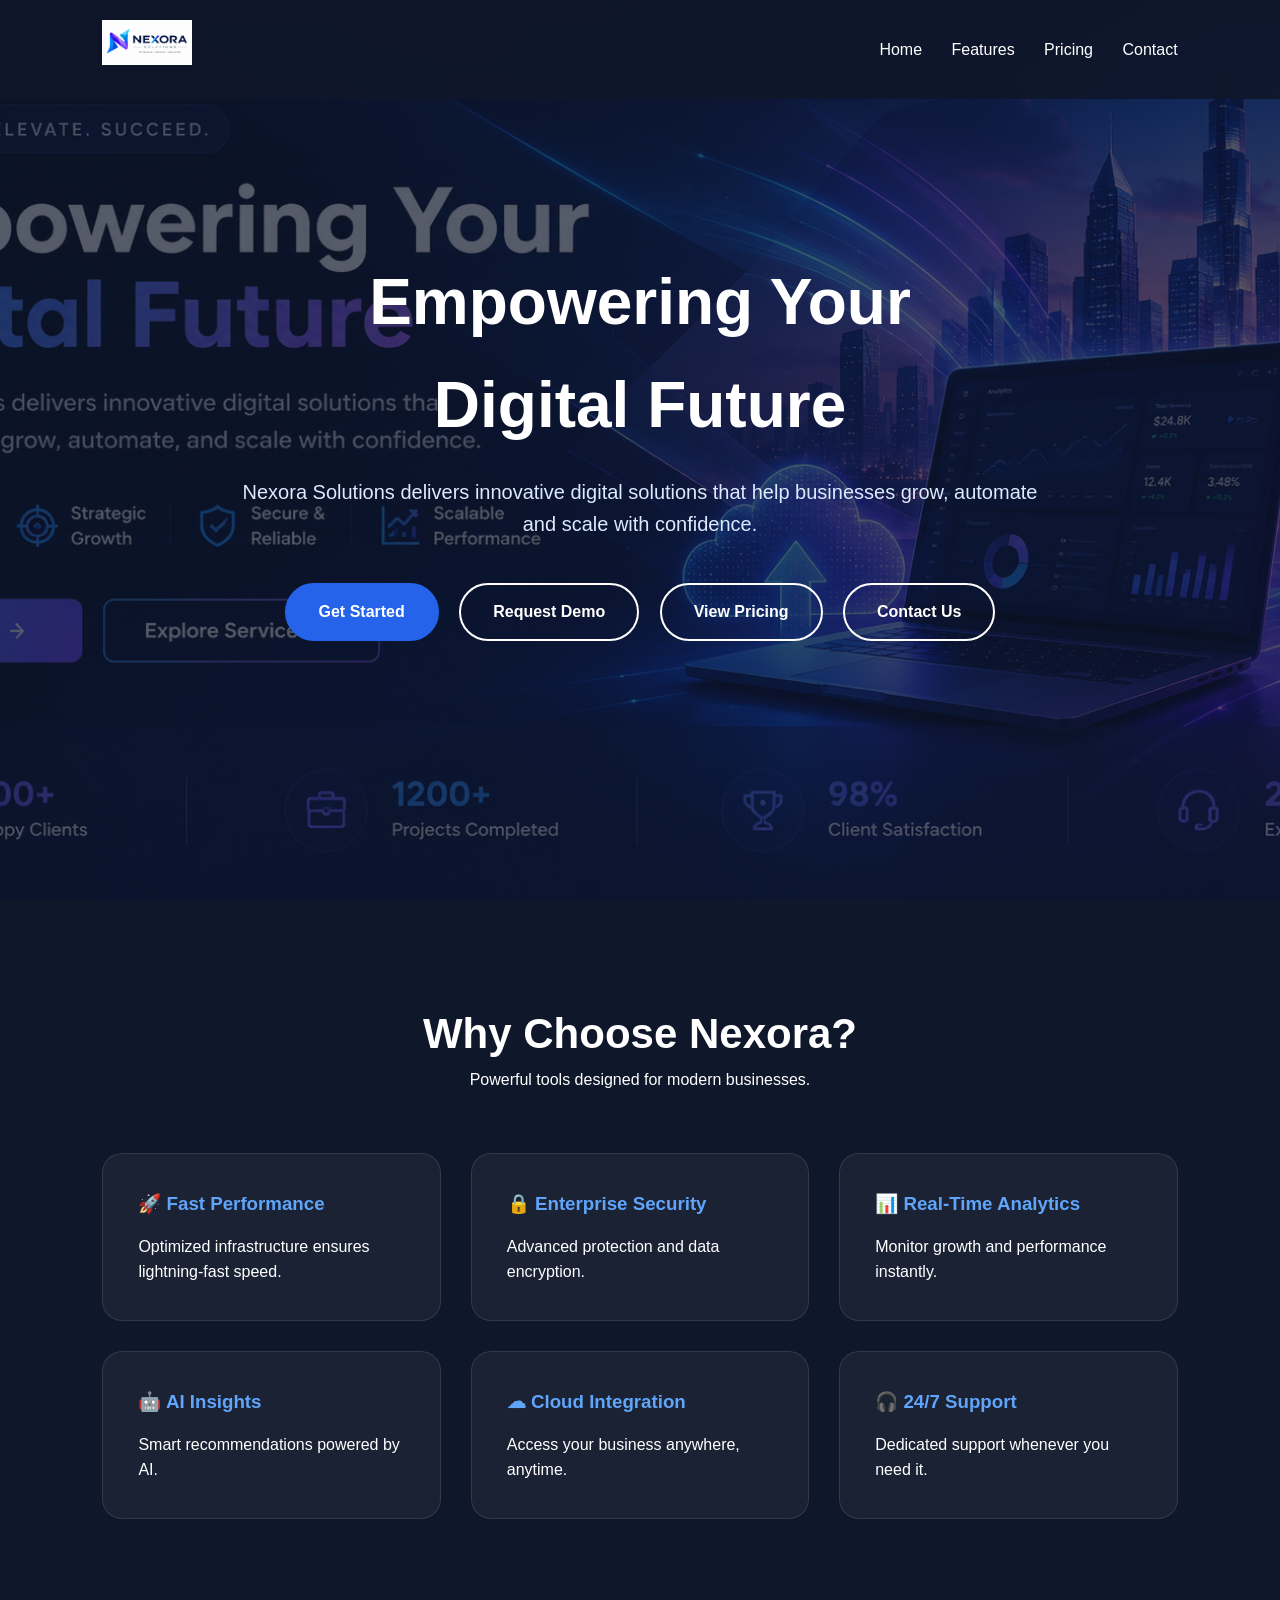
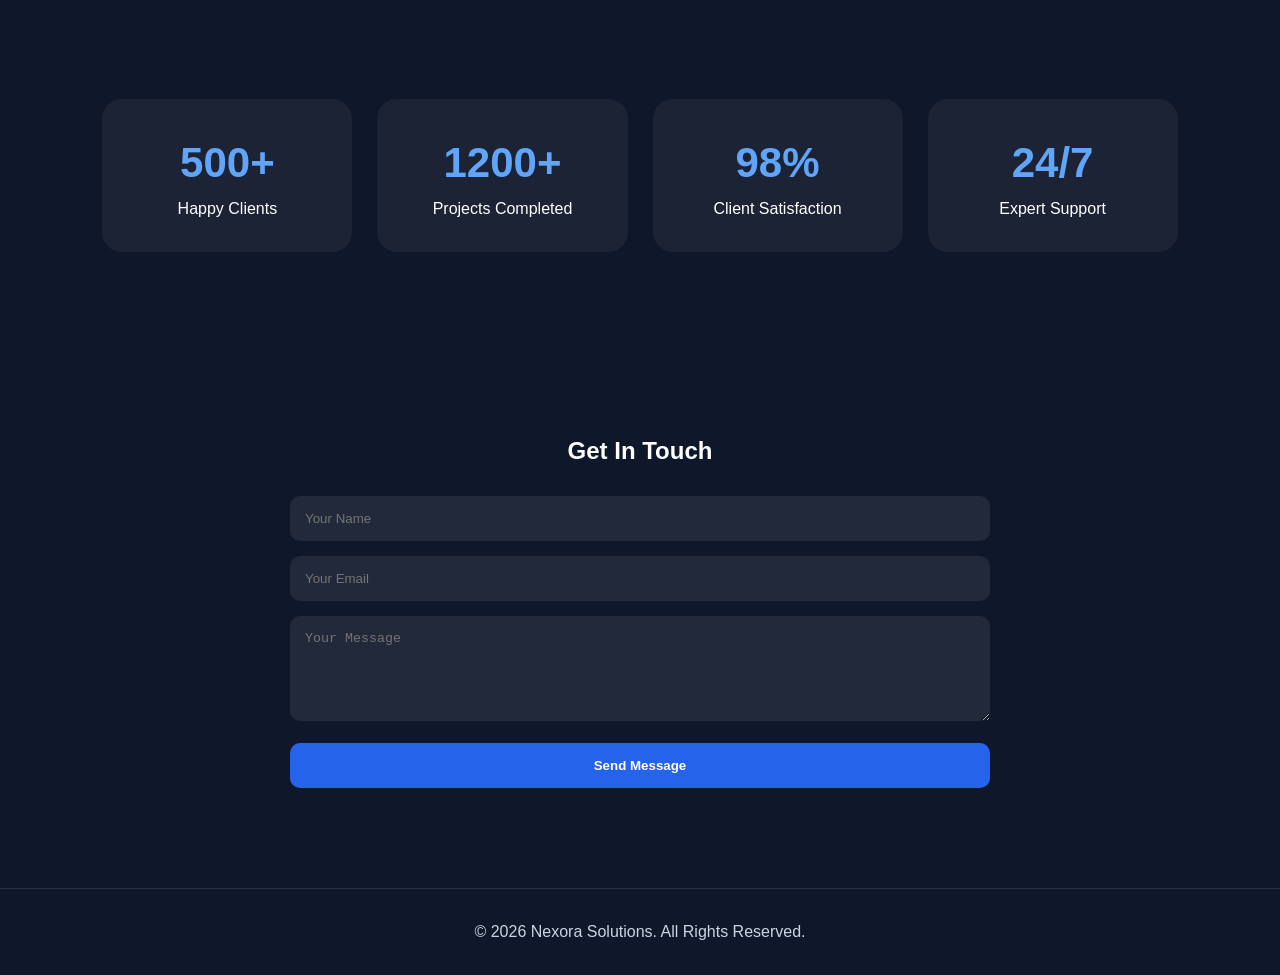
<file: index.html>
<!DOCTYPE html>
<html lang="en">

<head>
    <meta charset="UTF-8">
    <meta name="viewport" content="width=device-width, initial-scale=1.0">
    <title>Nexora Solutions</title>

    <link rel="stylesheet" href="css/style.css">

    <link rel="preconnect" href="https://fonts.googleapis.com">
    <link href="https://fonts.googleapis.com/css2?family=Poppins:wght@300;400;500;600;700&display=swap"
        rel="stylesheet">
</head>

<body>

    <!-- NAVBAR -->

    <nav class="navbar">

        <div class="logo">
    <img src="images/logo.png" alt="Nexora Logo" height="45">
</div>

        <div class="nav-links">

            <a href="#">Home</a>

            <a href="#features">Features</a>

            <a href="pricing.html">Pricing</a>

            <a href="#contact">Contact</a>

        </div>

    </nav>

    <!-- HERO SECTION -->

    <section class="hero"
style="
background:
linear-gradient(
rgba(15,23,42,.7),
rgba(15,23,42,.7)
),
url('images/hero-banner.jpg');
background-size:cover;
background-position:center;
">

        <div class="hero-content">

            <h1>
                Empowering Your
                <br>
                Digital Future
            </h1>

            <p>
                Nexora Solutions delivers innovative digital solutions
                that help businesses grow, automate and scale with confidence.
            </p>

            <div class="hero-buttons">

                <a href="#" class="btn btn-primary">
                    Get Started
                </a>

                <a href="#" class="btn btn-secondary">
                    Request Demo
                </a>

                <a href="pricing.html" class="btn btn-secondary">
                    View Pricing
                </a>

                <a href="#contact" class="btn btn-secondary">
                    Contact Us
                </a>

            </div>

        </div>

    </section>

    <!-- FEATURES -->

    <section class="features" id="features">

        <div class="section-title">

            <h2>Why Choose Nexora?</h2>

            <p>
                Powerful tools designed for modern businesses.
            </p>

        </div>

        <div class="feature-grid">

            <div class="feature-card">
                <h3>🚀 Fast Performance</h3>
                <p>
                    Optimized infrastructure ensures lightning-fast speed.
                </p>
            </div>

            <div class="feature-card">
                <h3>🔒 Enterprise Security</h3>
                <p>
                    Advanced protection and data encryption.
                </p>
            </div>

            <div class="feature-card">
                <h3>📊 Real-Time Analytics</h3>
                <p>
                    Monitor growth and performance instantly.
                </p>
            </div>

            <div class="feature-card">
                <h3>🤖 AI Insights</h3>
                <p>
                    Smart recommendations powered by AI.
                </p>
            </div>

            <div class="feature-card">
                <h3>☁ Cloud Integration</h3>
                <p>
                    Access your business anywhere, anytime.
                </p>
            </div>

            <div class="feature-card">
                <h3>🎧 24/7 Support</h3>
                <p>
                    Dedicated support whenever you need it.
                </p>
            </div>

        </div>

    </section>

    <!-- STATS -->

    <section class="stats">

        <div class="stats-grid">

            <div class="stat-box">

                <h3>500+</h3>

                <p>Happy Clients</p>

            </div>

            <div class="stat-box">

                <h3>1200+</h3>

                <p>Projects Completed</p>

            </div>

            <div class="stat-box">

                <h3>98%</h3>

                <p>Client Satisfaction</p>

            </div>

            <div class="stat-box">

                <h3>24/7</h3>

                <p>Expert Support</p>

            </div>

        </div>

    </section>

    <!-- CONTACT -->

    <section class="contact" id="contact">

        <h2>Get In Touch</h2>

        <br>

        <div class="contact-form">

            <input type="text" placeholder="Your Name">

            <input type="email" placeholder="Your Email">

            <textarea rows="5" placeholder="Your Message"></textarea>

            <button>
                Send Message
            </button>

        </div>

    </section>

    <!-- FOOTER -->

    <footer>

        <p>
            © 2026 Nexora Solutions. All Rights Reserved.
        </p>

    </footer>

</body>

</html>
</file>
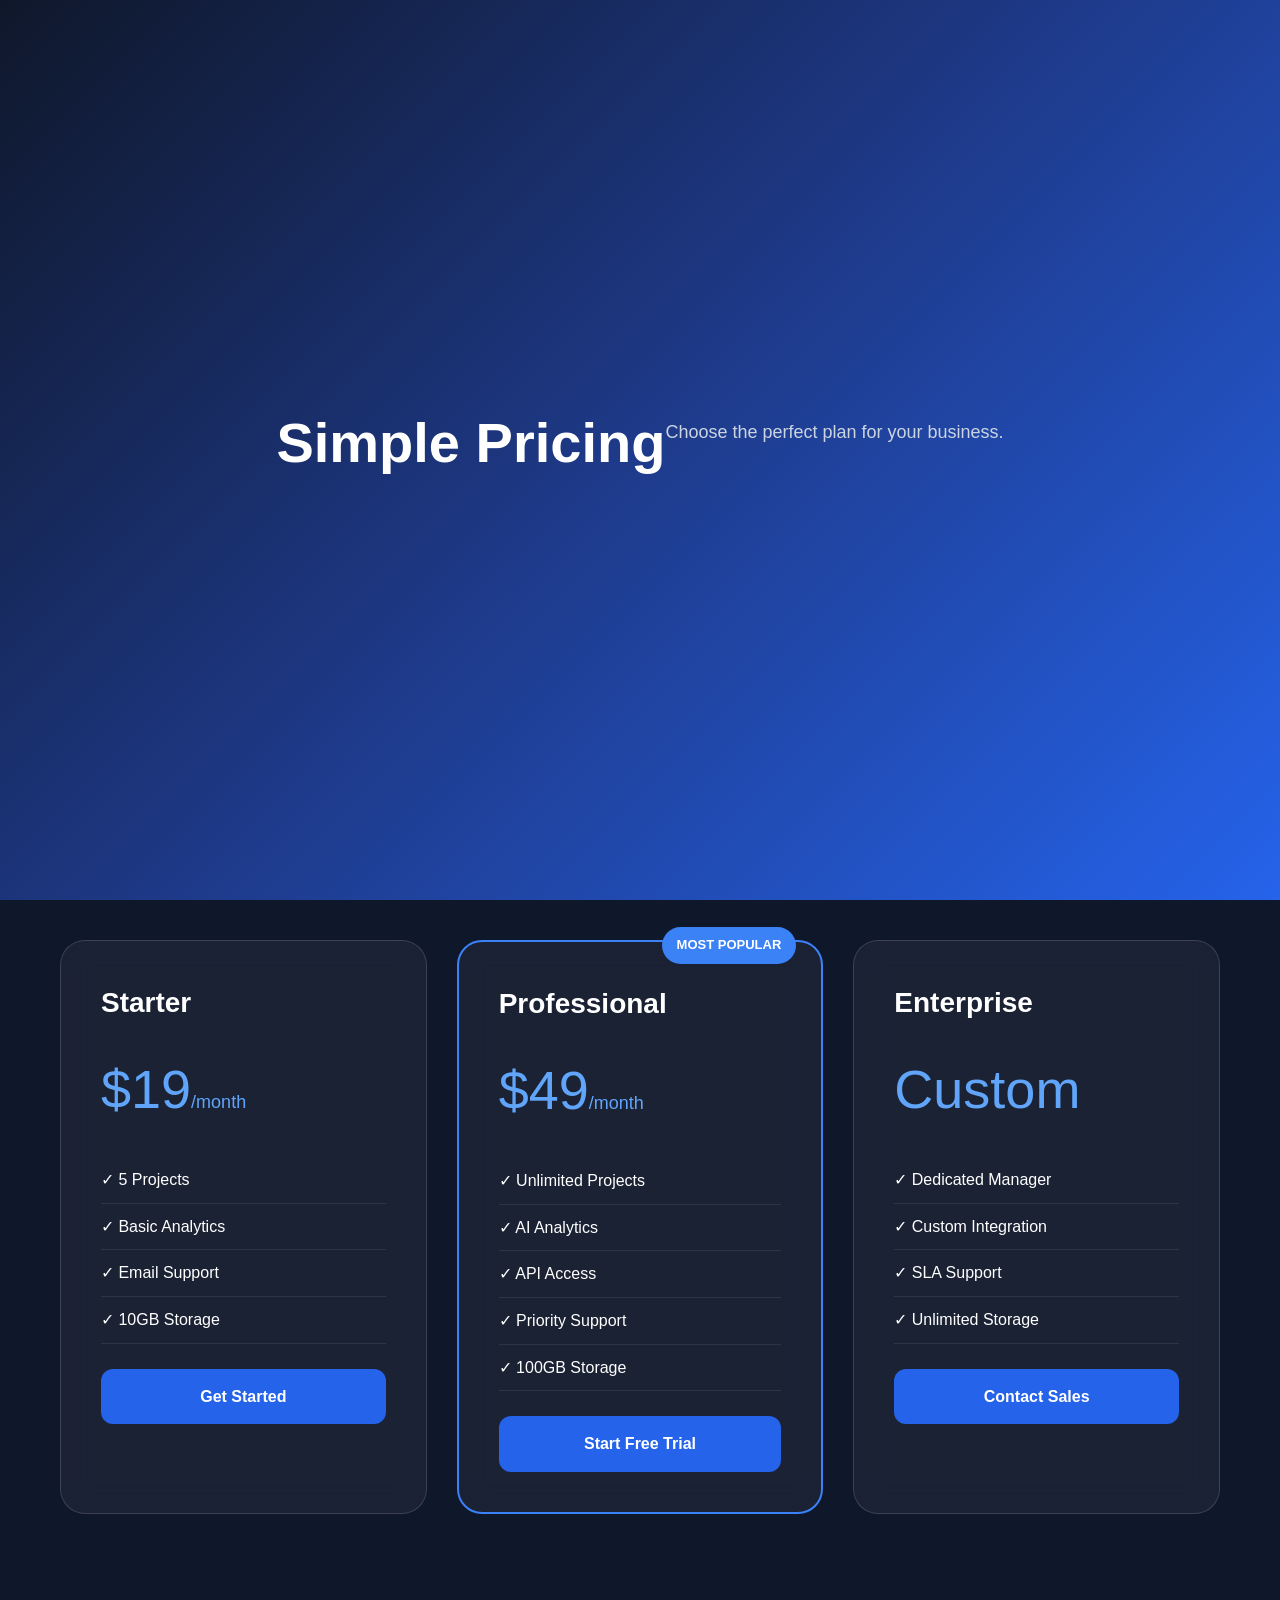
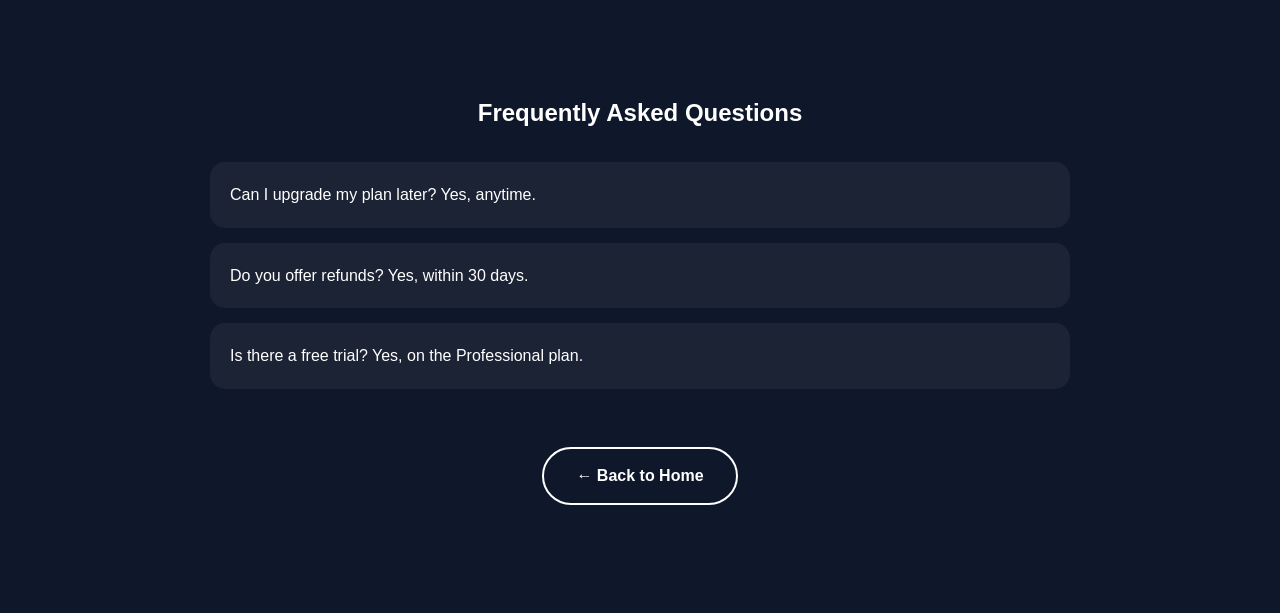
<file: pricing.html>
<!DOCTYPE html>
<html lang="en">
<head>
<meta charset="UTF-8">
<meta name="viewport" content="width=device-width, initial-scale=1.0">

<title>Pricing | Nexora Solutions</title>

<link rel="stylesheet" href="css/style.css">

<style>

body{
    background:#0f172a;
    color:white;
    font-family:'Segoe UI',sans-serif;
}

.hero{
    text-align:center;
    padding:80px 20px;
}

.hero h1{
    font-size:56px;
    margin-bottom:15px;
}

.hero p{
    color:#cbd5e1;
    font-size:18px;
}

.pricing-grid{
    max-width:1200px;
    margin:auto;
    padding:40px 20px 80px;
    display:grid;
    grid-template-columns:repeat(auto-fit,minmax(320px,1fr));
    gap:30px;
}

.card{
    background:rgba(255,255,255,0.05);
    backdrop-filter:blur(15px);
    border:1px solid rgba(255,255,255,0.15);
    border-radius:25px;
    padding:40px;
    transition:.3s;
}

.card:hover{
    transform:translateY(-10px);
}

.popular{
    border:2px solid #3b82f6;
    position:relative;
}

.badge{
    position:absolute;
    top:-15px;
    right:25px;
    background:#3b82f6;
    padding:8px 15px;
    border-radius:30px;
    font-size:13px;
    font-weight:bold;
}

.plan{
    font-size:28px;
    font-weight:700;
}

.price{
    font-size:54px;
    margin:20px 0;
    color:#60a5fa;
}

.price span{
    font-size:18px;
}

ul{
    list-style:none;
    margin:25px 0;
}

ul li{
    padding:10px 0;
    border-bottom:1px solid rgba(255,255,255,0.08);
}

.choose-btn{
    display:block;
    width:100%;
    text-align:center;
    padding:15px;
    border-radius:12px;
    background:#2563eb;
    color:white;
    text-decoration:none;
    font-weight:600;
    transition:.3s;
}

.choose-btn:hover{
    background:#1d4ed8;
}

.back-home{
    display:inline-block;
    margin-top:40px;
    padding:14px 30px;
    border:2px solid white;
    border-radius:50px;
    color:white;
    text-decoration:none;
}

.back-home:hover{
    background:white;
    color:#2563eb;
}

.faq{
    max-width:900px;
    margin:80px auto;
    padding:20px;
}

.faq h2{
    text-align:center;
    margin-bottom:30px;
}

.faq-item{
    background:rgba(255,255,255,0.05);
    padding:20px;
    border-radius:15px;
    margin-bottom:15px;
}

</style>

</head>
<body>

<section class="hero">
    <h1>Simple Pricing</h1>
    <p>Choose the perfect plan for your business.</p>
</section>

<section class="pricing-grid">

    <div class="card">
        <div class="plan">Starter</div>

        <div class="price">
            $19<span>/month</span>
        </div>

        <ul>
            <li>✓ 5 Projects</li>
            <li>✓ Basic Analytics</li>
            <li>✓ Email Support</li>
            <li>✓ 10GB Storage</li>
        </ul>

        <a href="#" class="choose-btn">
            Get Started
        </a>
    </div>

    <div class="card popular">

        <div class="badge">
            MOST POPULAR
        </div>

        <div class="plan">Professional</div>

        <div class="price">
            $49<span>/month</span>
        </div>

        <ul>
            <li>✓ Unlimited Projects</li>
            <li>✓ AI Analytics</li>
            <li>✓ API Access</li>
            <li>✓ Priority Support</li>
            <li>✓ 100GB Storage</li>
        </ul>

        <a href="#" class="choose-btn">
            Start Free Trial
        </a>
    </div>

    <div class="card">

        <div class="plan">Enterprise</div>

        <div class="price">
            Custom
        </div>

        <ul>
            <li>✓ Dedicated Manager</li>
            <li>✓ Custom Integration</li>
            <li>✓ SLA Support</li>
            <li>✓ Unlimited Storage</li>
        </ul>

        <a href="#" class="choose-btn">
            Contact Sales
        </a>

    </div>

</section>

<section class="faq">

    <h2>Frequently Asked Questions</h2>

    <div class="faq-item">
        Can I upgrade my plan later? Yes, anytime.
    </div>

    <div class="faq-item">
        Do you offer refunds? Yes, within 30 days.
    </div>

    <div class="faq-item">
        Is there a free trial? Yes, on the Professional plan.
    </div>

   <div style="text-align:center; margin-top:50px;">

    <a href="index.html" class="btn btn-secondary">
        ← Back to Home
    </a>

</div>

</section>

</body>
</html>
</file>
<file: css/style.css>
/* =========================
   GLOBAL STYLES
========================= */

*{
    margin:0;
    padding:0;
    box-sizing:border-box;
}

html{
    scroll-behavior:smooth;
}

body{
    font-family:'Segoe UI',sans-serif;
    background:#0f172a;
    color:#ffffff;
    line-height:1.6;
}

/* =========================
   NAVBAR
========================= */

.navbar{
    width:100%;
    padding:20px 8%;
    display:flex;
    justify-content:space-between;
    align-items:center;
    position:fixed;
    top:0;
    z-index:1000;
    background:rgba(15,23,42,0.9);
    backdrop-filter:blur(12px);
}

.logo{
    font-size:28px;
    font-weight:700;
    color:#ffffff;
}

.nav-links a{
    color:white;
    text-decoration:none;
    margin-left:25px;
    transition:.3s;
}

.nav-links a:hover{
    color:#60a5fa;
}

/* =========================
   HERO SECTION
========================= */

.hero{
    min-height:100vh;
    display:flex;
    justify-content:center;
    align-items:center;
    text-align:center;
    padding:120px 20px;
    background:linear-gradient(
        135deg,
        #0f172a,
        #1e3a8a,
        #2563eb
    );
}

.hero-content{
    max-width:800px;
}

.hero h1{
    font-size:64px;
    margin-bottom:20px;
}

.hero p{
    font-size:20px;
    color:#dbeafe;
    margin-bottom:35px;
}

/* =========================
   BUTTONS
========================= */

.btn{
    display:inline-block;
    padding:14px 32px;
    border-radius:50px;
    text-decoration:none;
    font-weight:600;
    font-size:16px;
    margin:8px;
    transition:all .3s ease;
}

.btn-primary{
    background:#2563eb;
    color:#ffffff;
    border:2px solid #2563eb;
}

.btn-primary:hover{
    background:#1d4ed8;
    border-color:#1d4ed8;
    transform:translateY(-3px);
    box-shadow:0 10px 25px rgba(37,99,235,.35);
}

.btn-secondary{
    background:transparent;
    color:#ffffff;
    border:2px solid #ffffff;
}

.btn-secondary:hover{
    background:#ffffff;
    color:#2563eb;
    transform:translateY(-3px);
    box-shadow:0 10px 25px rgba(255,255,255,.25);
}

/* =========================
   FEATURES
========================= */

.features{
    padding:100px 8%;
}

.section-title{
    text-align:center;
    margin-bottom:60px;
}

.section-title h2{
    font-size:42px;
}

.feature-grid{
    display:grid;
    grid-template-columns:repeat(auto-fit,minmax(280px,1fr));
    gap:30px;
}

.feature-card{
    background:rgba(255,255,255,0.05);
    backdrop-filter:blur(12px);
    border:1px solid rgba(255,255,255,0.1);
    padding:35px;
    border-radius:20px;
    transition:.3s;
}

.feature-card:hover{
    transform:translateY(-10px);
}

.feature-card h3{
    margin-bottom:15px;
    color:#60a5fa;
}

/* =========================
   STATS SECTION
========================= */

.stats{
    padding:80px 8%;
}

.stats-grid{
    display:grid;
    grid-template-columns:repeat(auto-fit,minmax(220px,1fr));
    gap:25px;
}

.stat-box{
    text-align:center;
    padding:30px;
    background:rgba(255,255,255,0.05);
    border-radius:20px;
}

.stat-box h3{
    font-size:42px;
    color:#60a5fa;
}

/* =========================
   PRICING PAGE
========================= */

.pricing-hero{
    text-align:center;
    padding:140px 20px 60px;
}

.pricing-hero h1{
    font-size:60px;
    margin-bottom:15px;
}

.pricing-hero p{
    color:#cbd5e1;
}

.pricing-grid{
    max-width:1200px;
    margin:auto;
    padding:40px 20px 80px;
    display:grid;
    grid-template-columns:repeat(auto-fit,minmax(320px,1fr));
    gap:30px;
}

.pricing-card{
    background:rgba(255,255,255,0.05);
    backdrop-filter:blur(15px);
    border:1px solid rgba(255,255,255,0.12);
    border-radius:25px;
    padding:40px;
    transition:.3s;
    position:relative;
}

.pricing-card:hover{
    transform:translateY(-10px);
}

.popular{
    border:2px solid #3b82f6;
}

.badge{
    position:absolute;
    top:-15px;
    right:25px;
    background:#3b82f6;
    padding:8px 16px;
    border-radius:30px;
    font-size:12px;
    font-weight:bold;
}

.plan-name{
    font-size:28px;
    font-weight:700;
}

.price{
    font-size:54px;
    margin:20px 0;
    color:#60a5fa;
}

.price span{
    font-size:18px;
}

.pricing-card ul{
    list-style:none;
    margin:25px 0;
}

.pricing-card ul li{
    padding:12px 0;
    border-bottom:1px solid rgba(255,255,255,0.08);
}

.choose-btn{
    width:100%;
    display:block;
    text-align:center;
    background:#2563eb;
    color:white;
    padding:15px;
    border-radius:12px;
    text-decoration:none;
    font-weight:600;
    margin-top:20px;
}

.choose-btn:hover{
    background:#1d4ed8;
}

/* =========================
   FAQ
========================= */

.faq{
    max-width:900px;
    margin:auto;
    padding:60px 20px 100px;
}

.faq h2{
    text-align:center;
    margin-bottom:30px;
}

.faq-item{
    background:rgba(255,255,255,0.05);
    border-radius:15px;
    padding:20px;
    margin-bottom:15px;
}

/* =========================
   CONTACT
========================= */

.contact{
    padding:100px 8%;
    text-align:center;
}

.contact-form{
    max-width:700px;
    margin:auto;
}

.contact-form input,
.contact-form textarea{
    width:100%;
    padding:15px;
    margin-bottom:15px;
    border:none;
    border-radius:10px;
    background:rgba(255,255,255,0.08);
    color:white;
}

.contact-form button{
    width:100%;
    padding:15px;
    border:none;
    border-radius:10px;
    background:#2563eb;
    color:white;
    font-weight:600;
    cursor:pointer;
}

/* =========================
   FOOTER
========================= */

footer{
    text-align:center;
    padding:30px;
    border-top:1px solid rgba(255,255,255,0.1);
    color:#cbd5e1;
}

/* =========================
   RESPONSIVE
========================= */

@media(max-width:768px){

    .hero h1{
        font-size:42px;
    }

    .pricing-hero h1{
        font-size:42px;
    }

    .navbar{
        flex-direction:column;
    }

    .nav-links{
        margin-top:15px;
    }

    .nav-links a{
        margin:0 10px;
    }

    .price{
        font-size:42px;
    }
}
</file>
